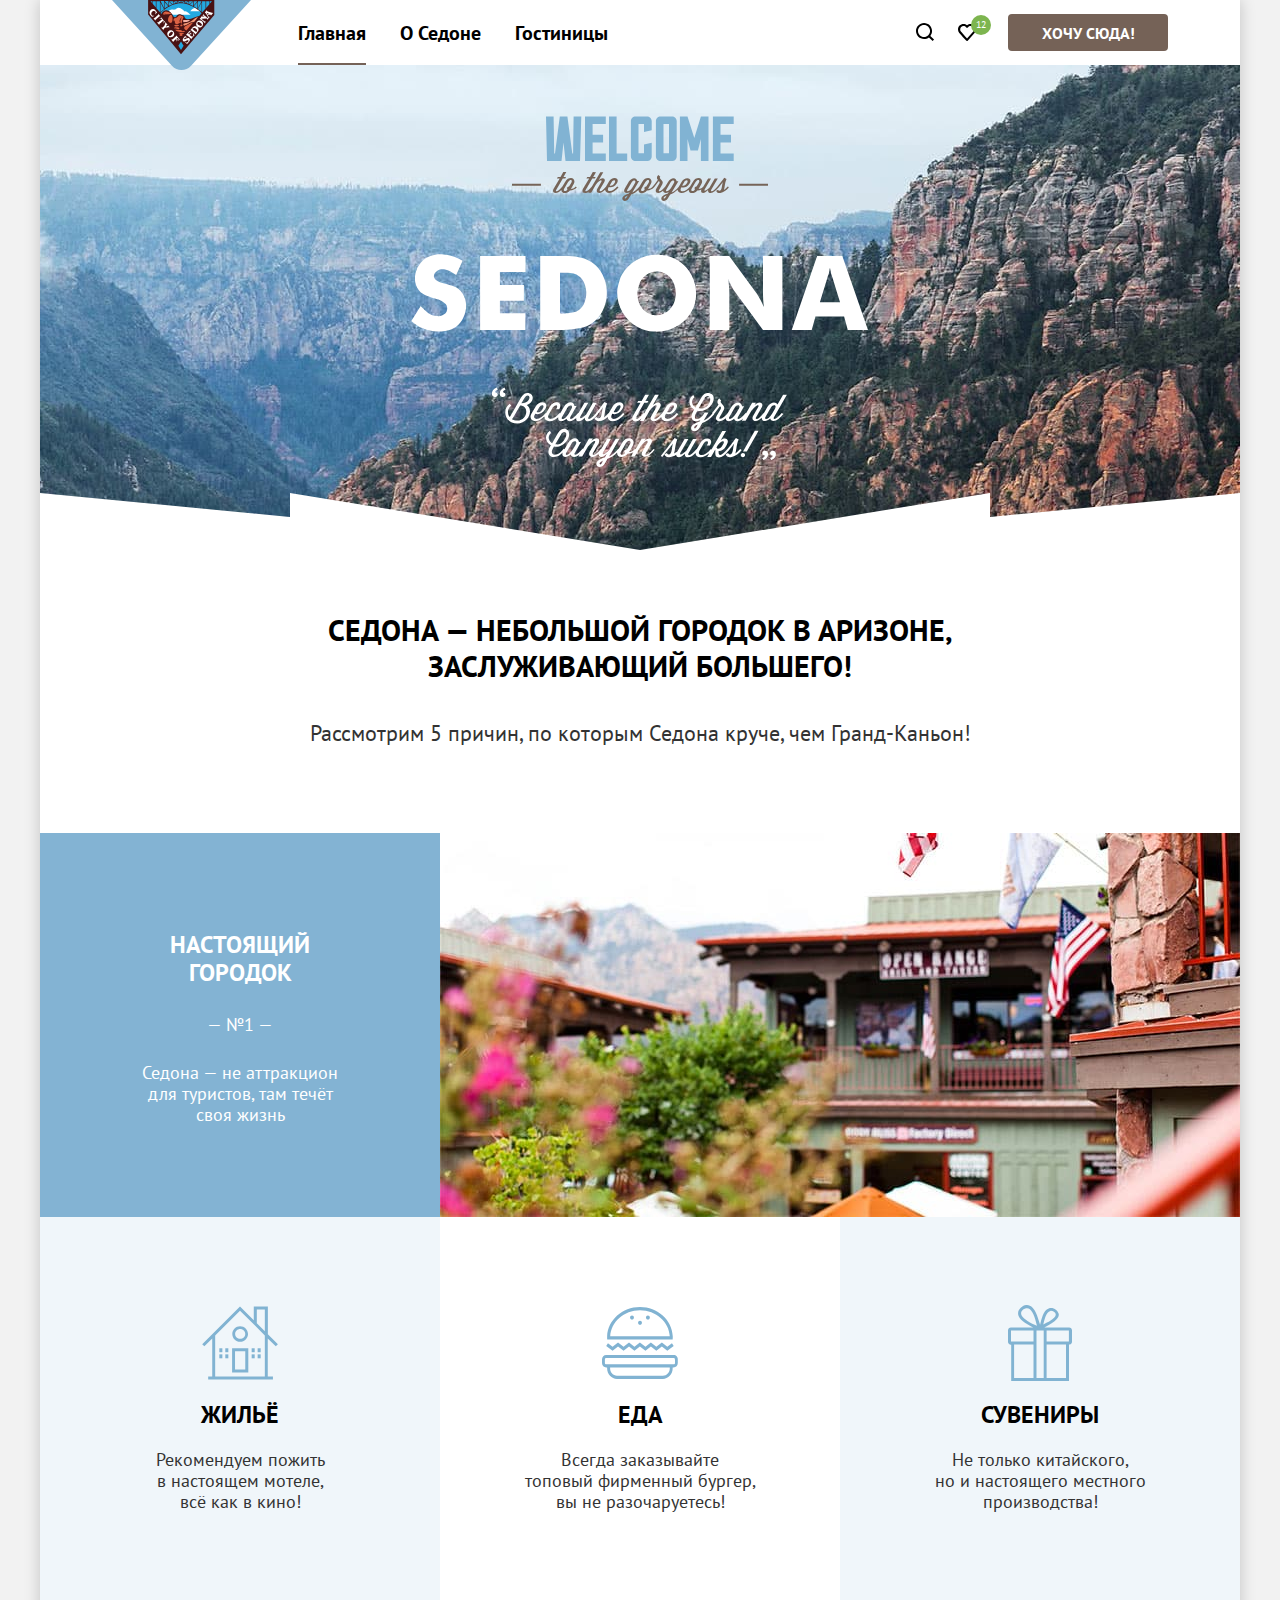
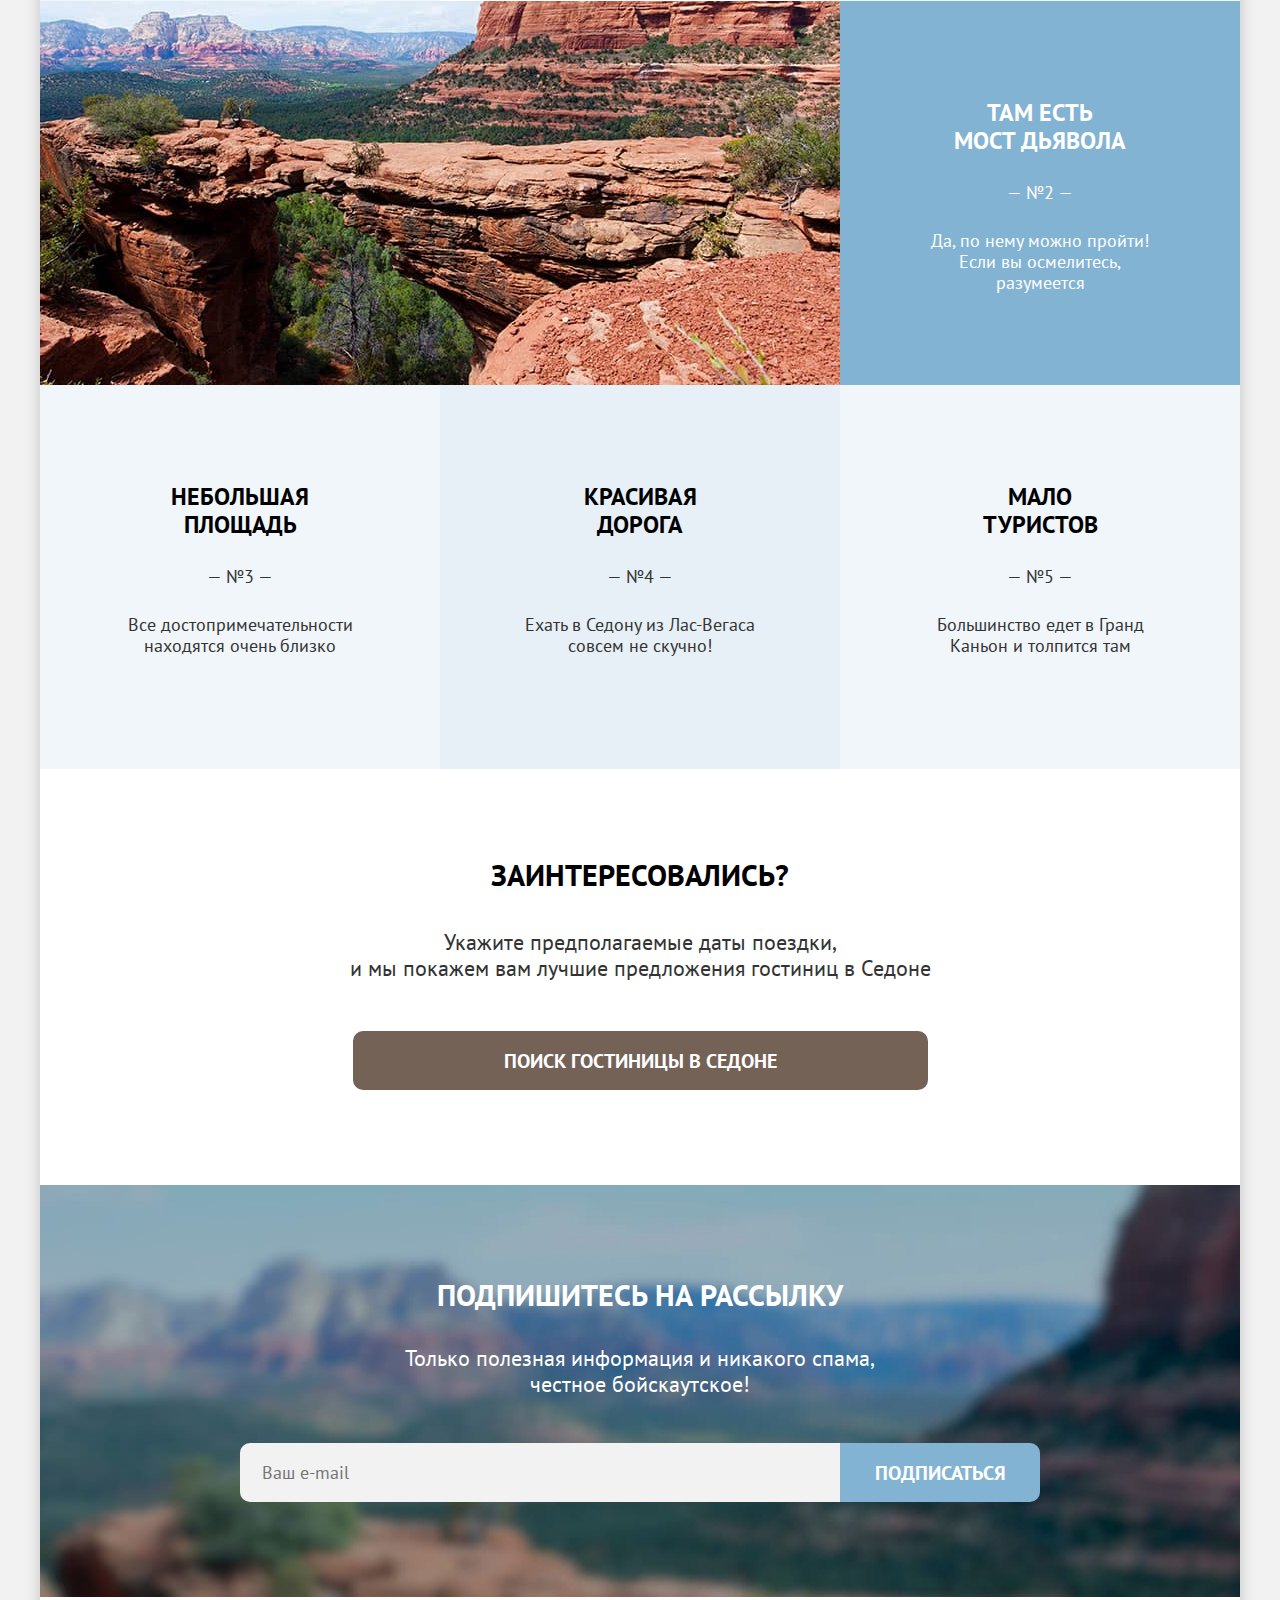
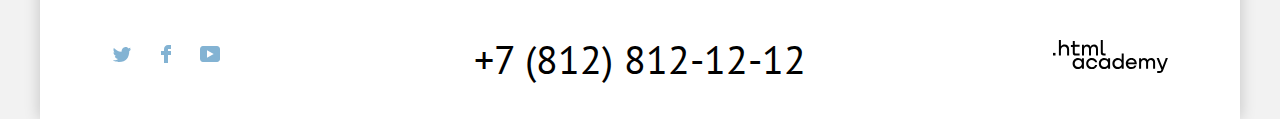
<file: index.html>
<!DOCTYPE html>
<html class="page" lang="ru">

<head>
  <meta charset="utf-8">
  <title>Седона — небольшой городок в Аризоне</title>
  <link rel="stylesheet" href="./css/style.css">
  <link rel="icon" href="favicon.svg">
</head>

<body class="page-body">
  <header class="page-header">
    <nav class="header-nav">
      <a href="" class="logo"><img src="./images/logo.svg" alt="Седона"></a>
      <ul class="site-menu">
        <li class="site-menu-item site-menu-item-active"><a class="site-menu-link">Главная</a></li>
        <li class="site-menu-item"><a class="site-menu-link" href="404.html">О Седоне</a></li>
        <li class="site-menu-item"><a class="site-menu-link" href="catalog.html">Гостиницы</a></li>
      </ul>
      <div class="additional-menu">
        <a class="icon-button" href="#">
          <span class="visually-hidden">Поиск</span>
          <svg width="19" height="19" viewBox="0 0 19 19" aria-hidden="true">
            <path
              d="M18.0511 16.6L14.3406 12.9C15.3434 11.6 16.0454 9.9 16.0454 8C16.0454 3.6 12.4352 0 8.02271 0C3.61022 0 0 3.7 0 8.1C0 12.5 3.61022 16.1 8.02271 16.1C9.82781 16.1 11.5326 15.5 12.9366 14.4L16.6471 18.1L18.0511 16.6ZM8.02271 14.1C4.71334 14.1 2.00568 11.4 2.00568 8.1C2.00568 4.8 4.71334 2.1 8.02271 2.1C11.3321 2.1 14.0397 4.8 14.0397 8.1C14.0397 11.4 11.3321 14.1 8.02271 14.1Z" />
          </svg>
        </a>
        <a class="icon-button" href="#">
          <span class="visually-hidden">Избранное</span>
          <span class="icon-button-counter">12</span>
          <svg width="19" height="17" viewBox="0 0 19 17" aria-hidden="true">
            <path
              d="M8.92526 17C8.62441 17 8.32356 16.9 8.12299 16.6C2.70766 10.5 1.40397 9.1 1.10312 8.7C0.401135 7.8 0 6.6 0 5.4C0 2.4 2.40681 0 5.51561 0C6.8193 0 8.02271 0.5 9.02554 1.3C10.0284 0.5 11.3321 0 12.5355 0C15.544 0 18.0511 2.4 18.0511 5.4C18.0511 6.7 17.5497 7.9 16.7474 8.8L9.72753 16.7C9.52696 16.9 9.3264 17 8.92526 17ZM2.90823 7.5C3.20908 7.9 6.41816 11.5 9.02554 14.4L15.2431 7.4C15.7446 6.9 15.9451 6.2 15.9451 5.4C15.9451 3.6 14.4409 2.1 12.6358 2.1C11.6329 2.1 10.6301 2.6 9.9281 3.4C9.62725 3.7 9.3264 3.8 9.02554 3.8C8.72469 3.8 8.42384 3.6 8.22327 3.4C7.52129 2.6 6.51845 2.1 5.51561 2.1C3.7105 2.1 2.20624 3.6 2.20624 5.4C2.10596 6.3 2.5071 7 2.90823 7.5C2.80795 7.5 2.80795 7.5 2.90823 7.5Z" />
          </svg>
        </a>
        <a href="catalog.html" class="button button-secondary additional-menu-button">Хочу сюда!</a>
      </div>
    </nav>
  </header>
  <main class="page-main">
    <div class="main-promo">
      <h1 class="visually-hidden">Туристический город Седона</h1>
    </div>

    <section class="advantages">
      <h2 class="visually-hidden">Преимущества Седоны</h2>
      <div class="advantages-content">
        <p class="section-title">Седона — небольшой городок в Аризоне, заслуживающий большего!</p>
        <p class="section-description">Рассмотрим 5 причин, по которым Седона круче, чем Гранд-Каньон!</p>
      </div>
      <ol class="advantages-list">
        <li class="advantages-item advantages-item-large">
          <div class="advantages-description">
            <h3 class="advantages-title">Настоящий<br>городок</h3>
            <p class="advantages-text">Седона — не аттракцион<br>для&nbsp;туристов, там течёт<br>своя жизнь</p>
          </div>
          <img class="advantages-img" src="./images/content/real-city.jpg" width="800" height="384"
            alt="Фото города с заведениями">

          <ul class="advantages-list-inner">
            <li class="advantages-inner-item advantages-inner-item-house">
              <h4 class="advantages-title">Жильё</h4>
              <p class="advantages-text">Рекомендуем пожить<br>в&nbsp;настоящем мотеле,<br>всё как в кино!</p>
            </li>
            <li class="advantages-inner-item advantages-inner-item-food">
              <h4 class="advantages-title">Еда</h4>
              <p class="advantages-text">Всегда заказывайте<br>топовый фирменный бургер, вы&nbsp;не&nbsp;разочаруетесь!
              </p>
            </li>
            <li class="advantages-inner-item advantages-inner-item-present">
              <h4 class="advantages-title">Сувениры</h4>
              <p class="advantages-text">Не только китайского, но&nbsp;и&nbsp;настоящего местного производства!</p>
            </li>
          </ul>
        </li>
        <li class="advantages-item advantages-item-large">
          <div class="advantages-description">
            <h3 class="advantages-title">Там есть<br>мост дьявола</h3>
            <p class="advantages-text">Да, по нему можно пройти!<br>Если вы осмелитесь,<br>разумеется</p>
          </div>
          <img class="advantages-img" src="./images/content/devil-bridge.jpg" width="800" height="384"
            alt="Фото моста дьявола: природного каменного моста между скалами">
        </li>
        <li class="advantages-item">
          <div class="advantages-description">
            <h3 class="advantages-title">Небольшая<br>площадь</h3>
            <p class="advantages-text">Все достопримечательности находятся очень близко</p>
          </div>
        </li>
        <li class="advantages-item">
          <div class="advantages-description">
            <h3 class="advantages-title">Красивая<br>дорога</h3>
            <p class="advantages-text">Ехать в Седону из Лас-Вегаса совсем не скучно!</p>
          </div>
        </li>
        <li class="advantages-item">
          <div class="advantages-description">
            <h3 class="advantages-title">Мало<br>туристов</h3>
            <p class="advantages-text">Большинство едет в Гранд<br>Каньон и толпится там</p>
          </div>
        </li>
      </ol>
    </section>

    <section class="search">
      <h2 class="visually-hidden">Поиск гостиниц</h2>
      <p class="section-title">Заинтересовались?</p>
      <p class="section-description">Укажите предполагаемые даты поездки,<br>и мы покажем вам лучшие предложения
        гостиниц в
        Седоне</p>
      <a href="catalog.html" class="search-button button button-secondary button-large">Поиск гостиницы в Седоне</a>
    </section>
    <section class="subscribe subscribe-primary">
      <h2 class="section-title">Подпишитесь на рассылку</h2>
      <p class="section-description">Только полезная информация и никакого спама,<br>честное бойскаутское!</p>
      <form class="subscribe-form" action="https://echo.htmlacademy.ru/" method="post">
        <label class="subscribe-field field">
          <span class="visually-hidden">Ваш e-mail</span>
          <input class="field-input" type="email" name="email" placeholder="Ваш e-mail">
        </label>
        <button class="subscribe-button button button-large" type="submit">Подписаться</button>
      </form>
    </section>
  </main>

  <footer class="page-footer">
    <ul class="footer-social social">
      <li class="social-item">
        <a class="social-link" href="https://twitter.com/htmlacademy_ru">
          <span class="visually-hidden">Twitter</span>
          <svg width="18" height="15" viewBox="0 0 18 15" aria-hidden="true">
            <path
              d="M11.6 0.200056C13.4 -0.299944 14.8 0.500056 15.4 1.40006C16.1 1.20006 16.8 0.900056 17.5 0.700056C17.5 1.60006 16.9 2.20006 16.6 2.50006C17.3 2.60006 18 1.90006 18 1.90006C17.8 2.90006 16.9 3.70006 16.3 3.90006C16.1 10.7001 13 15.1001 5.7 15.0001C5.1 15.0001 5.8 15.0001 5.2 15.0001C4.8 15.0001 0.8 14.5001 0 13.1001C2.4 13.3001 4.1 12.7001 5 11.9001C4 11.6001 2.1 11.5001 1.8 9.00006C2.2 9.10006 2.4 9.20006 3.1 9.10006C1.8 8.30006 0.4 7.50006 0.5 5.30006C0.8 5.60006 1.6 5.80006 1.9 5.80006C1.1 5.60006 -0.2 2.50006 0.9 0.900056C2.8 2.80006 4.9 4.50006 8.5 4.70006C8.7 2.30006 9.7 0.800056 11.6 0.200056Z" />
          </svg>
        </a>
      </li>
      <li class="social-item">
        <a class="social-link" href="https://www.facebook.com/htmlacademy">
          <span class="visually-hidden">Facebook</span>
          <svg width="10" height="18" viewBox="0 0 10 18" aria-hidden="true">
            <path d="M7 0C4.8 0 3 1.8 3 4V6H0V10H3V18H7V10H10V6H7V4H10V0H7Z" />
          </svg>
        </a>
      </li>
      <li class="social-item">
        <a class="social-link" href="https://www.youtube.com/c/HTMLAcademyRUS">
          <span class="visually-hidden">YouTube</span>
          <svg width="20" height="16" viewBox="0 0 20 16" aria-hidden="true">
            <path
              d="M17 0H2.9C1.2 0 0 1.5 0 3.2V12.7C0 14.5 1.2 16 2.9 16H17.2C18.7 16 20.1 14.5 20.1 12.8V3.2C19.9 1.5 18.7 0 17 0ZM7 11.8V4.2L13.7 8L7 11.8Z" />
          </svg>
        </a>
      </li>
    </ul>
    <a class="footer-phone" href="tel:+78128121212">+7 (812) 812-12-12</a>
    <a class="footer-developer" href="https://htmlacademy.ru/">
      <svg width="115" height="33" viewBox="0 0 115 33" aria-hidden="true">
        <path d="M0 12.9V15.5H2.5V12.9H0Z" />
        <path
          d="M11.6 4.5C10 4.5 8.8 5.2 8 6.2H7.9V0H5.9V15.5H7.9V10.2C7.9 8.1 9.2 6.6 11.2 6.6C13 6.6 14.1 8 14.1 9.8V15.5H16.1V9.4C16.2 6.4 14.3 4.5 11.6 4.5Z" />
        <path
          d="M26.6 4.8H21.8V1.1H19.8V4.9H17.9V6.9H19.8V12.9C19.8 14.6 20.8 15.6 22.5 15.6H26.6V13.6H22.9C22.2 13.6 21.8 13.2 21.8 12.5V6.8H26.6V4.8Z" />
        <path
          d="M41.1 4.6C39.5 4.6 38.2 5.4 37.6 6.7H37.5C36.9 5.5 35.7 4.6 34.1 4.6C32.7 4.6 31.6 5.4 31 6.4H30.9V4.8H29V15.4H31V10C31 8 32 6.5 33.6 6.5C35.1 6.5 36 7.5 36 9.1V15.4H38V9.8C38 7.4 39.4 6.5 40.6 6.5C42.1 6.5 43 7.5 43 9.1V15.4H45V8.9C45.1 6.4 43.6 4.6 41.1 4.6Z" />
        <path d="M47.8 12.7C47.8 14.4 48.8 15.4 50.6 15.4H52.6V13.4H50.9C50.2 13.4 49.8 13 49.8 12.3V0H47.8V12.7Z" />
        <path
          d="M28.9 19.7C28 18.6 26.7 17.9 25 17.9C21.9 17.9 19.6 20.2 19.6 23.5C19.6 26.8 21.9 29.1 25 29.1C26.8 29.1 28 28.3 28.8 27.2H28.9V28.8H30.9V18.2H28.9V19.7ZM25.3 27.1C23.1 27.1 21.7 25.5 21.7 23.5C21.7 21.5 23.1 19.9 25.3 19.9C27.5 19.9 28.9 21.5 28.9 23.5C28.9 25.4 27.5 27.1 25.3 27.1Z" />
        <path
          d="M44.2 22C43.7 19.6 41.6 17.9 38.8 17.9C35.4 17.9 33.2 20.4 33.2 23.5C33.2 26.6 35.4 29.1 38.8 29.1C41.6 29.1 43.7 27.3 44.2 24.9H42.1C41.7 26.2 40.4 27.2 38.8 27.2C36.6 27.2 35.2 25.6 35.2 23.6C35.2 21.6 36.6 20 38.8 20C40.4 20 41.6 21 42.1 22.2H44.2V22Z" />
        <path
          d="M55.1 19.7C54.2 18.6 52.9 17.9 51.2 17.9C48.1 17.9 45.8 20.2 45.8 23.5C45.8 26.8 48.1 29.1 51.2 29.1C53 29.1 54.2 28.3 55 27.2H55.1V28.8H57.1V18.2H55.1V19.7ZM51.5 27.1C49.3 27.1 47.9 25.5 47.9 23.5C47.9 21.5 49.3 19.9 51.5 19.9C53.7 19.9 55.1 21.5 55.1 23.5C55.1 25.4 53.6 27.1 51.5 27.1Z" />
        <path
          d="M68.7 19.8C67.8 18.7 66.5 17.9 64.8 17.9C61.7 17.9 59.4 20.2 59.4 23.5C59.4 26.8 61.6 29.1 64.8 29.1C66.5 29.1 67.8 28.3 68.6 27.3H68.7V28.8H70.7V13.4H68.7V19.8ZM65.1 27.1C62.9 27.1 61.5 25.5 61.5 23.5C61.5 21.5 62.9 19.9 65.1 19.9C67.3 19.9 68.7 21.5 68.7 23.5C68.6 25.5 67.2 27.1 65.1 27.1Z" />
        <path
          d="M78.3 17.9C75 17.9 72.8 20.4 72.8 23.5C72.8 26.5 74.9 29.1 78.3 29.1C80.8 29.1 82.8 27.8 83.5 25.5H81.4C80.9 26.5 79.8 27.1 78.4 27.1C76.5 27.1 75.1 25.8 75 24.2H83.8C84 20.6 81.8 17.9 78.3 17.9ZM78.3 19.8C80 19.8 81.3 20.8 81.6 22.4H75.1C75.4 20.9 76.6 19.8 78.3 19.8Z" />
        <path
          d="M98.2 17.9C96.6 17.9 95.3 18.7 94.6 19.9H94.5C93.9 18.7 92.7 17.9 91.1 17.9C89.7 17.9 88.6 18.6 88 19.7V18.2H86.1V28.8H88.1V23.4C88.1 21.4 89.1 20 90.7 19.9C92.2 19.9 93.1 20.9 93.1 22.5V28.8H95.1V23.2C95.1 20.8 96.5 19.9 97.7 19.9C99.2 19.9 100.1 20.9 100.1 22.5V28.8H102.1V22.3C102.2 19.7 100.7 17.9 98.2 17.9Z" />
        <path
          d="M109.4 27L105.8 18.1H103.6L108.4 29.7C108.1 30.6 107.7 30.9 106.7 30.9H104.2V32.9H106.7C108.5 32.9 109.5 32.1 110.2 30.3L114.9 18.1H112.8L109.4 27Z" />
      </svg>
    </a>
  </footer>
  <section class="modal">
    <div class="modal-container">
      <h2 class="modal-title section-title">Поиск гостиницы в Седоне</h2>
      <button class="modal-close" type="button">
        <span class="visually-hidden">Закрыть окно</span>
      </button>
      <form class="modal-content search-form" action="https://echo.htmlacademy.ru/" method="post">
        <div class="search-form-date field field-search">
          <label class="field-title" for="date-in">Дата заезда:</label>
          <input class="field-input" type="text" name="date-in" id="date-in" placeholder="Укажите дату"
            value="27 апреля 2020">
          <span class="field-message field-message-error">Мы не можем отправить вас в прошлое.</span>
        </div>

        <div class="search-form-date field field-search">
          <label class="field-title" for="date-out">Дата заезда:</label>
          <input class="field-input" type="text" name="date-out" id="date-out" placeholder="Укажите дату"
            value="1 сентября 2021">
          <span class="field-message">На эти даты есть свободные номера. Пока есть.</span>
        </div>

        <div class="search-form-amount field field-search">
          <label class="field-title" for="adults">Взрослые:</label>

          <div class="field-number number">
            <button class="number-button number-button-minus" type="button">
              <span class="visually-hidden">Уменьшить количество</span>
            </button>

            <input class="number-input field-input" type="number" name="adults-amount" id="adults" placeholder="0"
              value="2" min="1" step="1">

            <button class="number-button number-button-plus" type="button">
              <span class="visually-hidden">Увеличить количество</span>
            </button>
          </div>
        </div>

        <div class="search-form-amount field field-search">
          <span class="field-title field-title-info">
            <label for="children">Дети:</label>
            <span class="field-info" id="children-info">
              <span class="field-info-text">
                Укажите количество детей, которые будут с вами, возраст которых от 6 до 18 лет. Дети до 6 лет
                размещаются бесплатно.
              </span>
            </span>
          </span>

          <div class="field-number number">
            <button class="number-button number-button-minus" type="button">
              <span class="visually-hidden">Уменьшить количество</span>
            </button>

            <input class="number-input field-input" type="number" name="children-amount" id="children"
              aria-describedby="children-info" placeholder="0" value="1" min="0" step="1">

            <button class="number-button number-button-plus" type="button">
              <span class="visually-hidden">Увеличить количество</span>
            </button>
          </div>
        </div>
        <button class="search-form-button button button-large" type="submit">Найти</button>
      </form>
    </div>
  </section>
</body>
</html>
</file>
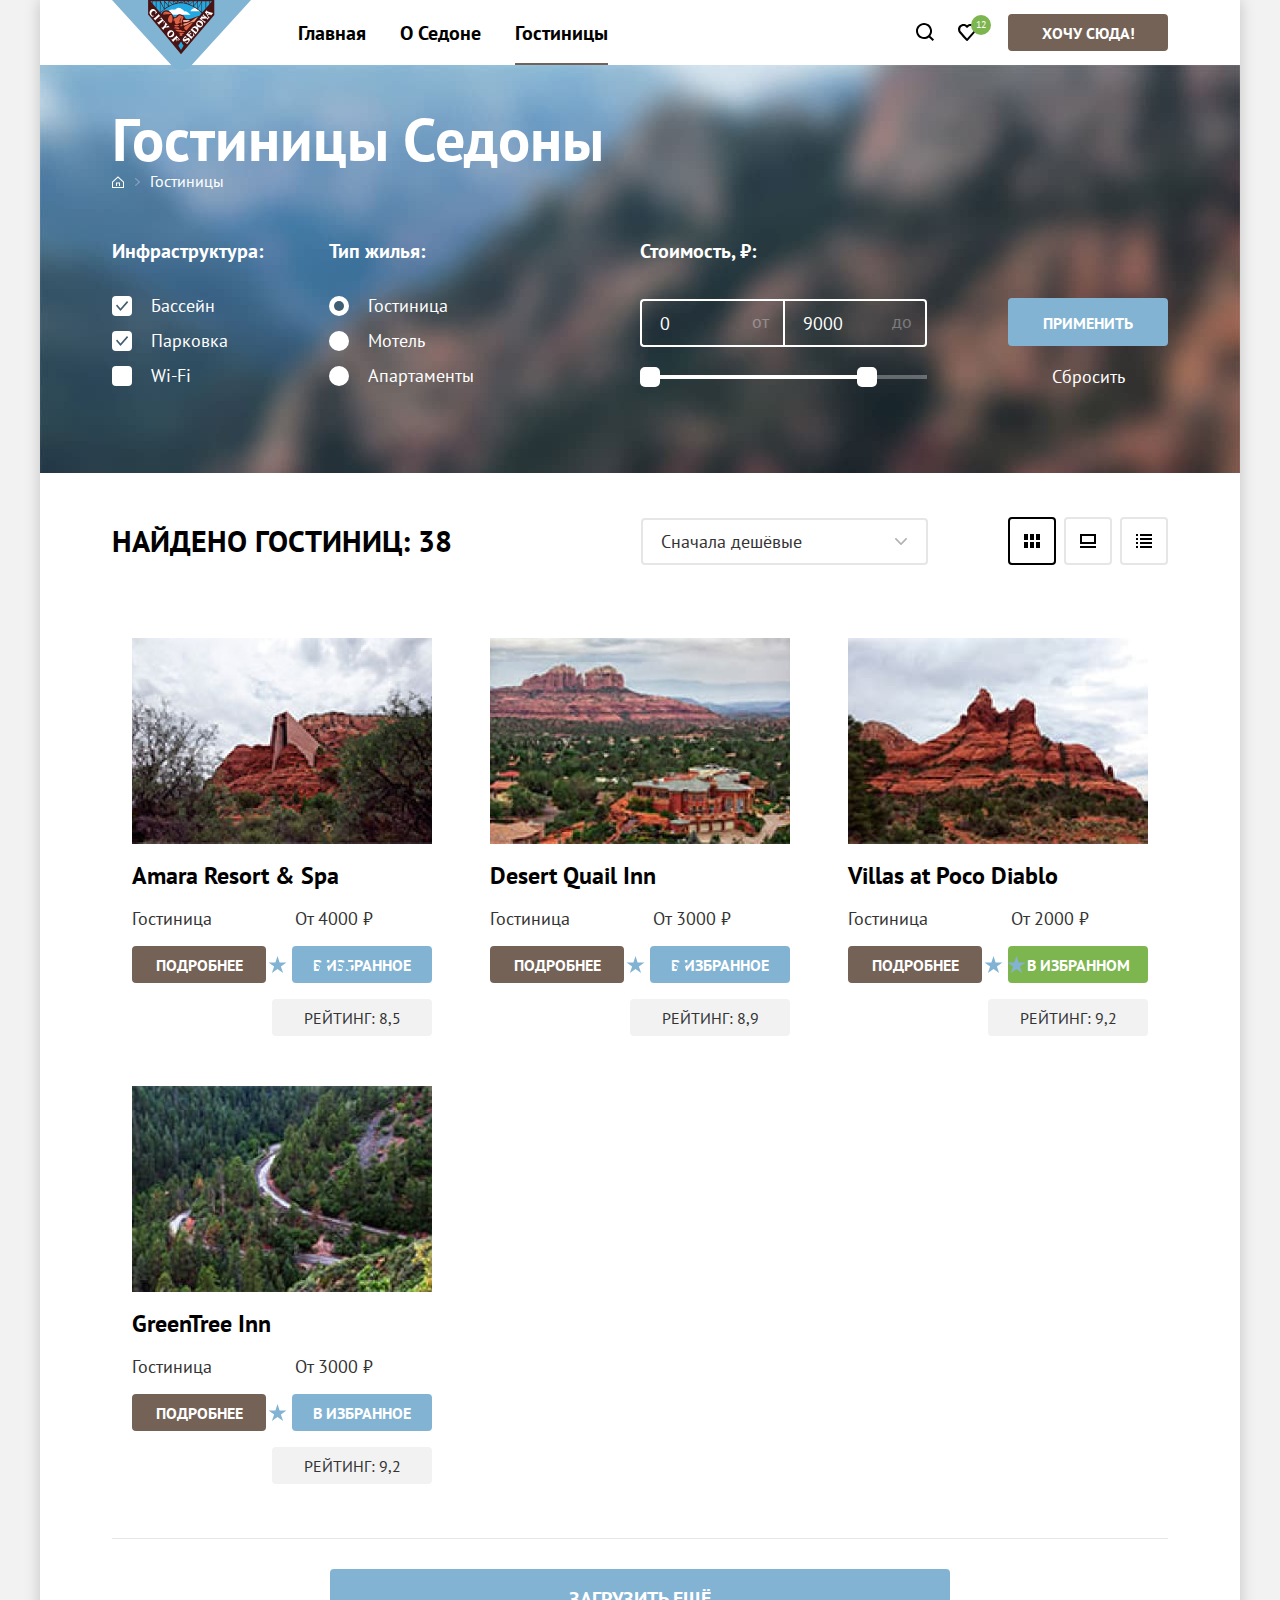
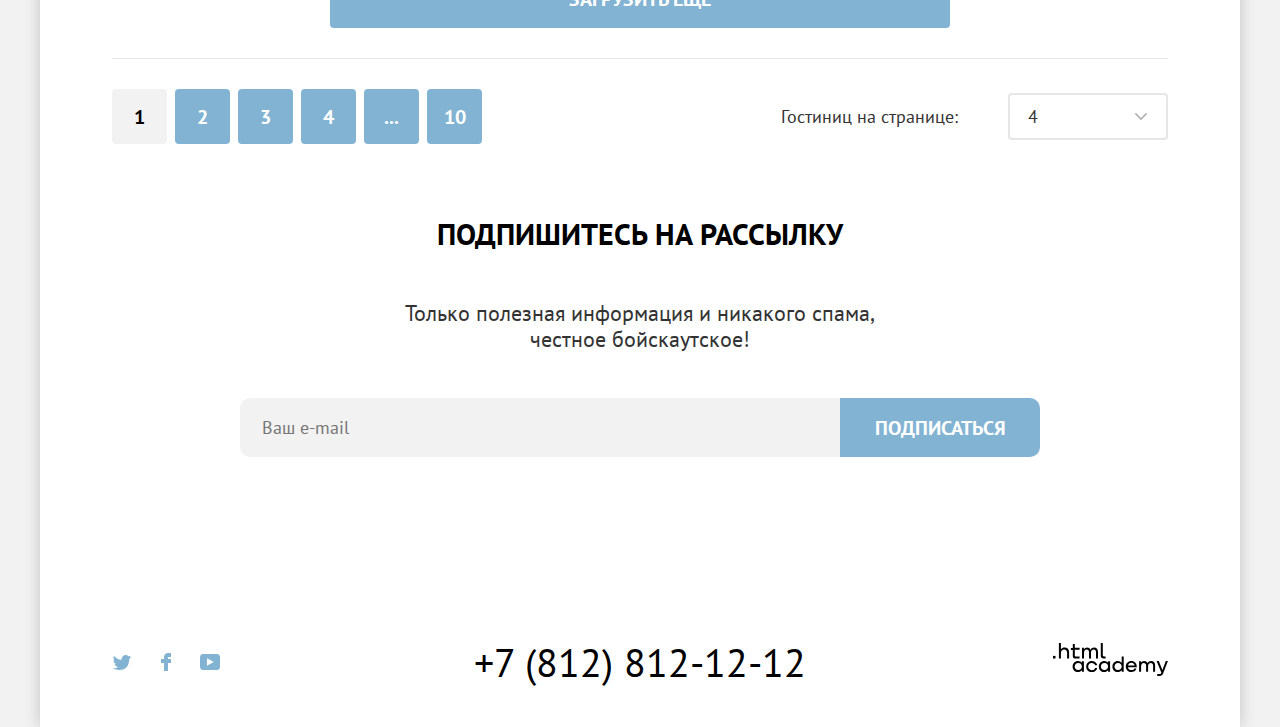
<file: catalog.html>
<!DOCTYPE html>
<html class="page" lang="ru">

<head>
  <meta charset="utf-8">
  <title>Гостиницы Седоны</title>
  <link rel="stylesheet" href="./css/style.css">
</head>

<body class="page-body">
  <header class="page-header">
    <nav class="header-nav">
      <a href="index.html" class="logo"><img src="./images/logo.svg" alt="Седона"></a>
      <ul class="site-menu">
        <li class="site-menu-item"><a class="site-menu-link" href="index.html">Главная</a></li>
        <li class="site-menu-item"><a class="site-menu-link" href="404.html">О Седоне</a></li>
        <li class="site-menu-item site-menu-item-active"><a class="site-menu-link">Гостиницы</a></li>
      </ul>
      <div class="additional-menu">
        <a class="icon-button" href="#">
          <span class="visually-hidden">Поиск</span>
          <svg width="19" height="19" viewBox="0 0 19 19" aria-hidden="true">
            <path
              d="M18.0511 16.6L14.3406 12.9C15.3434 11.6 16.0454 9.9 16.0454 8C16.0454 3.6 12.4352 0 8.02271 0C3.61022 0 0 3.7 0 8.1C0 12.5 3.61022 16.1 8.02271 16.1C9.82781 16.1 11.5326 15.5 12.9366 14.4L16.6471 18.1L18.0511 16.6ZM8.02271 14.1C4.71334 14.1 2.00568 11.4 2.00568 8.1C2.00568 4.8 4.71334 2.1 8.02271 2.1C11.3321 2.1 14.0397 4.8 14.0397 8.1C14.0397 11.4 11.3321 14.1 8.02271 14.1Z" />
          </svg>
        </a>
        <a class="icon-button" href="#">
          <span class="visually-hidden">Избранное</span>
          <span class="icon-button-counter">12</span>
          <svg width="19" height="17" viewBox="0 0 19 17" aria-hidden="true">
            <path
              d="M8.92526 17C8.62441 17 8.32356 16.9 8.12299 16.6C2.70766 10.5 1.40397 9.1 1.10312 8.7C0.401135 7.8 0 6.6 0 5.4C0 2.4 2.40681 0 5.51561 0C6.8193 0 8.02271 0.5 9.02554 1.3C10.0284 0.5 11.3321 0 12.5355 0C15.544 0 18.0511 2.4 18.0511 5.4C18.0511 6.7 17.5497 7.9 16.7474 8.8L9.72753 16.7C9.52696 16.9 9.3264 17 8.92526 17ZM2.90823 7.5C3.20908 7.9 6.41816 11.5 9.02554 14.4L15.2431 7.4C15.7446 6.9 15.9451 6.2 15.9451 5.4C15.9451 3.6 14.4409 2.1 12.6358 2.1C11.6329 2.1 10.6301 2.6 9.9281 3.4C9.62725 3.7 9.3264 3.8 9.02554 3.8C8.72469 3.8 8.42384 3.6 8.22327 3.4C7.52129 2.6 6.51845 2.1 5.51561 2.1C3.7105 2.1 2.20624 3.6 2.20624 5.4C2.10596 6.3 2.5071 7 2.90823 7.5C2.80795 7.5 2.80795 7.5 2.90823 7.5Z" />
          </svg>
        </a>
        <a href="#" class="button button-secondary additional-menu-button">Хочу сюда!</a>
      </div>
    </nav>
  </header>

  <main class="page-main">
    <div class="main-header">
      <h1 class="main-heading">Гостиницы Седоны</h1>
      <ul class="breadcrumbs">
        <li class="breadcrumbs-item">
          <a class="breadcrumbs-link breadcrumbs-link-home" href="index.html">
            <span class="visually-hidden">Главная страница</span>
          </a>
        </li>
        <li class="breadcrumbs-item">
          <a class="breadcrumbs-link">
            Гостиницы
          </a>
        </li>
      </ul>

      <section class="filter">
        <h2 class="visually-hidden">Фильтр списка гостиниц</h2>
        <form class="filter-form" action="https://echo.htmlacademy.ru/" method="get">
          <fieldset class="filter-fieldset">
            <legend class="filter-title">Инфраструктура:</legend>
            <ul class="filter-list">
              <li class="filter-item">
                <label class="control">
                  <input class="control-input" type="checkbox" name="infrastructure" value="pool" checked>
                  <span class="control-lead">Бассейн</span>
                </label>
              </li>
              <li class="filter-item">
                <label class="control">
                  <input class="control-input" type="checkbox" name="infrastructure" value="parcking" checked>
                  <span class="control-lead">Парковка</span>
                </label>
              </li>
              <li class="filter-item">
                <label class="control">
                  <input class="control-input" type="checkbox" name="infrastructure" value="wi-fi">
                  <span class="control-lead">Wi-Fi</span>
                </label>
              </li>
            </ul>
          </fieldset>
          <fieldset class="filter-fieldset">
            <legend class="filter-title">Тип жилья:</legend>
            <ul class="filter-list">
              <li class="filter-item">
                <label class="control">
                  <input class="control-input" type="radio" name="apartment-type" value="hotel" checked>
                  <span class="control-lead">Гостиница</span>
                </label>
              </li>
              <li class="filter-item">
                <label class="control">
                  <input class="control-input" type="radio" name="apartment-type" value="motel">
                  <span class="control-lead">Мотель</span>
                </label>
              </li>
              <li class="filter-item">
                <label class="control">
                  <input class="control-input" type="radio" name="apartment-type" value="apartment">
                  <span class="control-lead">Апартаменты</span>
                </label>
              </li>
            </ul>
          </fieldset>
          <fieldset class="filter-fieldset filter-fieldset-price">
            <legend class="filter-title">Стоимость, ₽:</legend>

            <div class="range">
              <div class="range-fields">
                <label class="range-field">
                  <span class="range-title">от</span>
                  <input class="range-input" type="number" name="price-from" value="0" min="0" max="10000" step="100">
                </label>
                <label class="range-field">
                  <span class="range-title">до</span>
                  <input class="range-input" type="number" name="price-to" value="9000" min="0" max="10000" step="100">
                </label>
              </div>
              <div class="range-slider slider">
                <div class="slider-bar" style="margin-right: 50px;">
                  <button class="slider-thumb" type="button">
                    <span class="visually-hidden">Ручка минимальной цены</span>
                  </button>
                  <button class="slider-thumb" type="button">
                    <span class="visually-hidden">Ручка максимальной цены</span>
                  </button>
                </div>
              </div>
            </div>
          </fieldset>
          <div class="filter-buttons">
            <button class="button filter-submit" type="submit">Применить</button>
            <button class="filter-reset" type="reset">Сбросить</button>
          </div>
        </form>
      </section>
    </div>

    <section class="catalog">
      <div class="catalog-sort">
        <h2 class="visually-hidden">Результаты поиска</h2>
        <p class="section-title catalog-title">Найдено гостиниц: 38</p>

        <h3 class="visually-hidden">Сортировка и отображение</h3>
        <details class="select catalog-select">
          <summary class="select-button">Сначала дешёвые</summary>
          <ul class="select-menu">
            <li class="select-item select-item-active">
              <a class="select-option" href="#">Сначала дешёвые</a>
            </li>
            <li class="select-item">
              <a class="select-option" href="#">Сначала дорогие</a>
            </li>
            <li class="select-item">
              <a class="select-option" href="#">Сначала популярные</a>
            </li>
            <li class="select-item">
              <a class="select-option" href="#">Сначала комфортные</a>
            </li>
          </ul>
        </details>
        <ul class="view">
          <li class="view-item view-item-active">
            <a class="view-link view-link-cards">
              <span class="visually-hidden">Карточками</span>
            </a>
          </li>
          <li class="view-item">
            <a class="view-link view-link-slides" href="#">
              <span class="visually-hidden">Слайдами</span>
            </a>
          </li>
          <li class="view-item">
            <a class="view-link view-link-list" href="#">
              <span class="visually-hidden">Списком</span>
            </a>
          </li>
        </ul>
      </div>

      <h3 class="visually-hidden">Список гостиниц</h3>
      <div class="card-list">
        <article class="card">
          <h4 class="card-title">
            <a class="card-link" href="#">
              Amara Resort & Spa
            </a>
          </h4>
          <img class="card-img" src="./images/content/hotel-1.jpg" alt="Amara Resort & Spa">
          <p class="card-description">
            <span class="card-description-title">Гостиница</span>
            <span class="card-description-defenition">От 4000 ₽</span>
          </p>
          <a class="card-more button button-secondary" href="#">Подробнее</a>
          <a class="card-chosen button" href="#">В избранное</a>
          <p class="star star-four">
            <span class="visually-hidden">4 звезды</span>
          </p>
          <p class="card-rate">Рейтинг: 8,5</p>
        </article>

        <article class="card">
          <h4 class="card-title">
            <a class="card-link" href="#">
              Desert Quail Inn
            </a>
          </h4>
          <img class="card-img" src="./images/content/hotel-2.jpg" alt="Desert Quail Inn">
          <p class="card-description">
            <span class="card-description-title">Гостиница</span>
            <span class="card-description-defenition">От 3000 ₽</span>
          </p>
          <a class="card-more button button-secondary" href="#">Подробнее</a>
          <a class="card-chosen button" href="#">В избранное</a>
          <p class="star star-three">
            <span class="visually-hidden">3 звезды</span>
          </p>
          <p class="card-rate">Рейтинг: 8,9</p>
        </article>

        <article class="card">
          <h4 class="card-title">
            <a class="card-link" href="#">
              Villas at Poco Diablo
            </a>
          </h4>
          <img class="card-img" src="./images/content/hotel-3.jpg" alt="Villas at Poco Diablo">
          <p class="card-description">
            <span class="card-description-title">Гостиница</span>
            <span class="card-description-defenition">От 2000 ₽</span>
          </p>
          <a class="card-more button button-secondary" href="#">Подробнее</a>
          <a class="card-chosen button button-success" href="#">В избранном</a>
          <p class="star star-two">
            <span class="visually-hidden">2 звезды</span>
          </p>
          <p class="card-rate">Рейтинг: 9,2</p>
        </article>

        <article class="card">
          <h4 class="card-title">
            <a class="card-link" href="#">
              GreenTree Inn
            </a>
          </h4>
          <img class="card-img" src="./images/content/hotel-4.jpg" alt="GreenTree Inn">
          <p class="card-description">
            <span class="card-description-title">Гостиница</span>
            <span class="card-description-defenition">От 3000 ₽</span>
          </p>
          <a class="card-more button button-secondary" href="#">Подробнее</a>
          <a class="card-chosen button" href="#">В избранное</a>
          <p class="star star-two">
            <span class="visually-hidden">2 звезды</span>
          </p>
          <p class="card-rate">Рейтинг: 9,2</p>
        </article>
      </div>

      <div class="pagination">
        <button class="pagination-button button button-large">Загрузить ещё</button>
        <div class="pagination-nav">
          <h3 class="visually-hidden">Список страниц</h3>
          <ul class="pagination-list">
            <li class="pagination-item pagination-item-active">
              <a class="pagination-link">1</a>
            </li>
            <li class="pagination-item">
              <a class="pagination-link" href="#">2</a>
            </li>
            <li class="pagination-item">
              <a class="pagination-link" href="#">3</a>
            </li>
            <li class="pagination-item">
              <a class="pagination-link" href="#">4</a>
            </li>
            <li class="pagination-item">
              <a class="pagination-link" href="#">...</a>
            </li>
            <li class="pagination-item">
              <a class="pagination-link" href="#">10</a>
            </li>
          </ul>
          <div class="pagination-select">
            <p class="select-label">Гостиниц на странице:</p>
            <details class="select">
              <summary class="select-button">4</summary>
              <ul class="select-menu">
                <li class="select-item select-item-action">
                  <a class="select-option" href="#">5</a>
                </li>
                <li class="select-item">
                  <a class="select-option" href="#">6</a>
                </li>
                <li class="select-item">
                  <a class="select-option" href="#">9</a>
                </li>
                <li class="select-item">
                  <a class="select-option" href="#">12</a>
                </li>
              </ul>
            </details>
          </div>
        </div>
      </div>
    </section>

    <section class="subscribe">
      <h2 class="section-title">Подпишитесь на рассылку</h2>
      <p class="section-description">Только полезная информация и никакого спама,<br>честное бойскаутское!</p>
      <form class="subscribe-form" action="https://echo.htmlacademy.ru/" method="post">
        <label class="subscribe-field field">
          <span class="visually-hidden">Ваш e-mail</span>
          <input class="field-input" type="email" name="email" placeholder="Ваш e-mail">
        </label>
        <button class="subscribe-button button button-large" type="submit">Подписаться</button>
      </form>
    </section>

  </main>
  <footer class="page-footer">
    <ul class="page-footer-social social">
      <li class="social-item">
        <a class="social-link" href="https://twitter.com/htmlacademy_ru">
          <img src="./images/social/Twitter.svg" alt="Twitter HTMLAcademy">
          <span class="visually-hidden">Twitter</span>
        </a>
      </li>
      <li class="social-item">
        <a class="social-link" href="https://www.facebook.com/htmlacademy">
          <img src="./images/social/Facebook.svg" alt="Facebook HTMLAcademy">
          <span class="visually-hidden">Facebook</span>
        </a>
      </li>
      <li class="social-item">
        <a class="social-link" href="https://www.youtube.com/c/HTMLAcademyRUS">
          <img src="./images/social/YouTube.svg" alt="YouTube HTMLAcademy">
          <span class="visually-hidden">YouTube</span>
        </a>
      </li>
    </ul>
    <a class="footer-phone" href="tel:+78128121212">+7 (812) 812-12-12</a>
    <a class="footer-developer" href="https://htmlacademy.ru/">
      <img src="./images/html-academy.svg" width="115" height="34" alt="Разработано HTML Academy">
    </a>
  </footer>
</body>

</html>
</file>
<file: css/style.css>
@font-face {
  font-family: "PT Sans";
  font-weight: 400;
  font-style: normal;
  font-display: swap;
  src: url("../fonts/ptsans-400.woff2") format("woff2");
}

@font-face {
  font-family: "PT Sans";
  font-weight: 700;
  font-style: normal;
  font-display: swap;
  src: url("../fonts/ptsans-700.woff2") format("woff2");
}

/* Common */

*,
*::before,
*::after {
  box-sizing: border-box;
}

img {
  max-width: 100%;
  height: auto;
}

.visually-hidden {
  position: absolute;

  width: 1px;
  height: 1px;
  margin: -1px;
  padding: 0;
  border: 0;
  clip: rect(0 0 0 0);
  overflow: hidden;
}

.page {
  height: 100%;

  color: #333333;
  background-color: #f2f2f2;

  font-family: "PT Sans", sans-serif;
  font-size: 18px;
}

.page-body {
  display: flex;
  flex-direction: column;
  width: 1200px;
  min-height: 100%;
  margin: 0 auto;

  background-color: #ffffff;
  box-shadow: 0 0 15px rgba(0, 0, 0, 0.2);
}

.page-main {
  flex-grow: 1;
}

/* Header */

.header-nav {
  display: grid;
  grid-template-columns: max-content 1fr max-content;
  gap: 30px;
  min-height: 65px;
  padding: 0 72px;
}

.logo {
  position: relative;
  z-index: 1;
  margin-bottom: -10px;
}

.logo-img {
  display: block;
}

.site-menu {
  flex-grow: 1;
  display: flex;
  flex-wrap: wrap;
  margin: 0;
  padding: 0;

  font-size: 20px;
  line-height: 26px;
  font-weight: 700;

  list-style: none;
}

.site-menu-item {
  display: flex;
  align-items: center;
}

.site-menu-item-active {
  position: relative;
}

.site-menu-item-active::after {
  content: "";
  position: absolute;
  right: 17px;
  left: 17px;
  bottom: 0;

  height: 2px;

  background-color: #756257;
}

.site-menu-link {
  display: block;
  padding: 17px;

  color: #000000;

  text-decoration: none;
}

.site-menu-link[href]:hover {
  color: #756257;
}

.site-menu-link[href]:active {
  color: #756257;
  opacity: 0.3;
}

.additional-menu {
  display: flex;
  flex-wrap: wrap;
  align-items: center;
  justify-content: flex-end;
  max-width: 322px;
}

.additional-menu-button {
  min-width: 160px;
  margin-left: 20px;
}

/* Footer */

.page-footer {
  display: grid;
  grid-template-columns: 1fr max-content 1fr;
  align-items: center;
  gap: 30px;
  padding: 27px 62px 25px;
}

.footer-social {
  align-self: start;
  margin-top: 8px;
}

.footer-phone {
  padding: 15px;
  color: #000000;
  border-radius: 10px;

  font-size: 40px;
  line-height: 40px;
  text-decoration: none;
}

.footer-phone:hover {
  color: #756257;
}

.footer-phone:active {
  opacity: 0.3;
}

.footer-phone:focus:not(:active) {
  outline: 3px solid #83b3d3;
  outline-offset: -3px;
}

.footer-developer {
  display: block;
  margin-right: -12px;
  padding: 16px 22px;
  justify-self: end;

  border-radius: 10px;
}

.footer-developer:hover {
  fill: #756257;
}

.footer-developer:active {
  fill: #756257;
  opacity: 0.3;
}

.footer-developer:focus:not(:active) {
  fill: #756257;
  outline: 3px solid #68a2ca;
  outline-offset: -3px;
}

.footer-developer-image {
  display: block;
}

/* Main */

.main-promo {
  min-height: 485px;

  background-color: #83b3d3;
  background-repeat: no-repeat;
  background-position:
    50% calc(50% - 16px),
    50% 100%,
    50% 50%;
  background-size:
    auto auto,
    100% auto,
    cover;
  background-image:
    url("../images/welcome.svg"),
    url("../images/background/divider.svg"),
    url("../images/background/promo.jpg");
}

.main-header {
  padding: 35px 72px 82px;

  color: #ffffff;
  background-color: #83b3d3;
  background-image: url("../images/background/main-header.jpg");
  background-size: cover;
}

.main-heading {
  margin: 0;

  font-size: 60px;
  line-height: 78px;
}

/* Section */

.section-title {
  margin: 0;
  margin-bottom: 36px;

  color: #000000;

  font-size: 30px;
  font-weight: 700;
  line-height: 36px;
  text-transform: uppercase;
}

.section-description {
  margin: 0;

  font-size: 22px;
  line-height: 26px;
}

/* Button */

.button {
  display: inline-block;
  padding: 7px 15px 6px;

  color: #ffffff;
  background-color: #83b3d3;
  border: none;
  border-radius: 4px;

  font-family: inherit;
  font-size: 16px;
  font-weight: 700;
  text-align: center;
  text-transform: uppercase;
  text-decoration: none;
  line-height: 24px;
}

.button:hover {
  background-color: #68a2ca;
}

.button:active {
  color: rgba(255, 255, 255, 0.3);
  background-color: #68a2ca;
}

.button:focus:not(:active) {
  background-color: #68a2ca;
  outline: 3px solid #615048;
  outline-offset: 0;
}

.button-secondary {
  background-color: #756257;
}

.button-secondary:hover {
  background-color: #615048;
}

.button-secondary:active {
  background-color: #615048;
}

.button-secondary:focus:not(:active) {
  background-color: #615048;
  outline: 3px solid #83b3d3;
}

.button-success {
  background-color: #7db54f;
}

.button-success:hover {
  background-color: #6c9e42;
}

.button-success:active {
  background-color: #6c9e42;
}

.button-success:focus:not(:active) {
  background-color: #6c9e42;
}

.button-large {
  padding: 18px 16px 17px;

  border-radius: 10px;

  font-size: 20px;
}

/* Icon button */

.icon-button {
  position: relative;

  display: grid;
  place-content: center;
  width: 42px;
  height: 42px;

  fill: #000000;
  background-repeat: no-repeat;
  background-position: 50% 50%;
}

.icon-button:hover {
  fill: #756257;
}

.icon-button:active {
  fill: rgba(117, 98, 87, 0.3);
}

.icon-button-counter {
  position: absolute;
  top: 3px;
  right: -3px;

  min-width: 20px;
  height: 20px;
  padding: 0 4px;

  color: #ffffff;
  background-color: #7db54f;
  border-radius: 50%;

  line-height: 20px;
  font-size: 10px;
  text-align: center;
}

.icon-button[href]:active .icon-button-counter {
  color: rgba(255, 255, 255, 0.3);
}

/* Forms */

.field {
  display: flex;
}

.field-title-info {
  display: flex;
  justify-content: flex-end;
  margin-left: 20px;
}

.field-input {
  width: 100%;
  padding: 8px 20px;

  background-color: #f2f2f2;
  border: 2px solid transparent;
  border-radius: 4px;

  font-family: inherit;
  font-size: 18px;
}

.field-input:hover {
  background-color: #e6e6e6;
}

.field-input:focus {
  background-color: #e6e6e6;
  outline: 3px solid #83b3d3;
}

.field-input-error {
  border-color: #ff5757;
}

.field-search {
  display: grid;
  grid-template-columns: 140px 1fr;
  grid-template-rows: 50px;
  column-gap: 15px;
  row-gap: 4px;
}

.field-search .field-title {
  align-self: center;

  font-weight: 700;
}

.field-search .field-input {
  font-weight: 700;
}

.field-message {
  grid-column: 2 / -1;

  font-size: 16px;
}

.field-message-error {
  color: #ff5757;
}

.field-info {
  position: relative;

  width: 25px;
  height: 25px;
  margin-right: 5px;
  margin-left: 10px;

  background-color: #83b3d3;
  background-repeat: no-repeat;
  background-position: 50% 50%;
  background-image: url("../images/icons/info.svg");
  border-radius: 50%;
}

.field-info-text {
  position: absolute;
  top: calc(100% + 15px);
  left: calc(50% - 128px);
  z-index: 1;

  display: none;
  width: 256px;
  padding: 15px 20px 23px;

  color: #ffffff;
  background-color: #333333;
  border-radius: 10px;

  font-size: 16px;
  font-weight: 400;
}

.field-info-text::before {
  content: "";
  position: absolute;
  top: -9px;
  left: calc(50% - 10px);

  width: 19px;
  height: 9px;

  background-image: url("../images/icons/triangle.svg");
}

.field-info-text::after {
  content: "";
  position: absolute;
  top: -25px;
  right: 0;
  left: 0;

  height: 25px;
}

.field-info:hover .field-info-text {
  display: block;
}

/* Range */

.range {
  margin-top: 35px;
}

.range-fields {
  display: grid;
  grid-template-columns: 1fr 2px 1fr;
}

.range-fields::before {
  content: "";
  position: relative;
  z-index: 1;

  width: 2px;

  background-color: #ffffff;
}

.range-fields:hover::before {
  opacity: 0.6;
}

.range-fields:focus-within::before {
  opacity: 1;
}

.range-field {
  display: grid;
  grid-template-columns: 1fr 44px;
}

.range-field:first-child {
  order: -1;
}

.range-input {
  width: 100%;
  grid-column: 1 / -1;
  grid-row: 1 / 2;
  height: 48px;
  padding: 10px 18px;
  padding-right: 50px;

  color: #ffffff;
  background-color: transparent;
  border: 2px solid #ffffff;
  border-radius: 4px;

  font-family: inherit;
  font-size: 18px;

  appearance: textfield;
}

.range-input::-webkit-inner-spin-button,
.range-input::-webkit-outer-spin-button {
  -webkit-appearance: none;
  margin: 0;
}

.range-field:first-child .range-input {
  border-right: none;
  border-top-right-radius: 0;
  border-bottom-right-radius: 0;
}

.range-field:nth-child(2) .range-input {
  border-left: none;
  border-top-left-radius: 0;
  border-bottom-left-radius: 0;
}

.range-input:hover {
  border-color: rgba(255, 255, 255, 0.6);
}

.range-input:focus {
  outline: 3px solid #83b3d3;
  border-color: #ffffff;
  box-shadow: inset 0 0 0 3px #83b3d3;
}

.range-input:not(:placeholder-shown):focus {
  background-color: #756257;
  border-color: #ffffff;
  box-shadow: none;
  outline: none;
}

.range-title {
  grid-column: -2 / -1;
  grid-row: 1 / 2;
  align-self: center;
  justify-self: center;
  margin-top: -2px;

  opacity: 0.3;

  line-height: 18px;
}

.range-field:nth-child(2) .range-title {
  margin-right: 6px;
}

.range-slider {
  margin-top: 28px;
}

/* Slider */

.slider {
  height: 4px;

  background-color: rgba(255, 255, 255, 0.3);
}

.slider-bar {
  display: flex;
  align-items: center;
  justify-content: space-between;
  height: 100%;

  background-color: #ffffff;
}

.slider-thumb {
  width: 20px;
  height: 20px;

  background-color: #ffffff;
  border: none;
  border-radius: 5px;
}

.slider-thumb:hover {
  box-shadow: 0 4px 10px rgba(0, 0, 0, 0.25);
}

.slider-thumb:focus {
  outline: 3px solid #83b3d3;
}

.slider-thumb:active {
  outline-width: 2px;
  box-shadow: 0 7px 15px rgba(0, 0, 0, 0.4);
}

/* Breadcrumbs */

.breadcrumbs {
  display: flex;
  flex-wrap: wrap;
  margin-top: -10px;
  margin-bottom: 43px;
  margin-left: -8px;
  padding: 0;

  font-size: 16px;
  line-height: 21px;

  list-style: none;
}

.breadcrumbs-item + .breadcrumbs-item {
  position: relative;

  margin-left: 10px;
}

.breadcrumbs-item + .breadcrumbs-item::before {
  content: "";
  position: absolute;
  top: calc(50% - 4px);
  left: -7px;

  width: 5px;
  height: 8px;

  background-image: url("../images/icons/chevron-right.svg");
  opacity: 0.3;
}

.breadcrumbs-link {
  display: flex;
  padding: 3px 8px;

  border-radius: 4px;
}

.breadcrumbs-link[href]:hover {
  opacity: 0.6;
}

.breadcrumbs-link[href]:active {
  opacity: 0.3;
}

.breadcrumbs-link:not(:active):focus {
  outline: 3px solid #83b3d3;
  outline-offset: -3px;
}

.breadcrumbs-link-home {
  width: 28px;
  height: 27px;

  background-repeat: no-repeat;
  background-position: 50% 50%;
  background-image: url("../images/icons/home.svg");
}

/* Card */

.card-list {
  display: grid;
  align-items: start;
  grid-template-columns: repeat(3, 1fr);
  column-gap: 18px;
  row-gap: 10px;
  padding-bottom: 34px;
}

.card {
  position: relative;
  z-index: 0;

  display: grid;
  align-content: start;
  grid-template-columns: 1fr 26px 140px;
  grid-template-rows: 206px;
  grid-template-areas:
    "image image image"
    "title title title"
    "description description description"
    "button-more . button-chosen"
    "stars rate rate";
  row-gap: 16px;
  padding: 20px;
}

.card-link {
  grid-area: title;

  color: #000000;

  text-decoration: none;
}

.card-link:focus {
  outline: none;
}

.card-link::before {
  content: "";
  position: absolute;
  top: 0;
  right: 0;
  bottom: 160px;
  left: 0;
  z-index: 1;
}

.card-title {
  margin: 0;

  font-size: 24px;
  line-height: 31px;
}

.card-img {
  order: -1;
  width: 100%;
  height: 100%;
  grid-area: image;

  object-fit: cover;
}

.card-link:hover + .card-img {
  opacity: 0.6;
}

.card-link:active + .card-img {
  opacity: 0.3;
}

.card-link:focus:not(:active) + .card-img {
  outline: 3px solid #83b3d3;
}

.card-description {
  grid-column: description;
  display: grid;
  grid-template-columns: 1fr 140px;
  column-gap: 26px;
  margin: 0;

  line-height: 23px;
}

.card-more {
  grid-area: button-more;
}

.card-chosen {
  grid-area: button-chosen;
}

.card-rate {
  grid-area: rate;
  justify-self: end;
  min-width: 160px;
  margin: 0;
  padding: 7px 8px 6px;

  background-color: #f2f2f2;
  border-radius: 4px;

  font-size: 16px;
  text-align: center;
  text-transform: uppercase;
  line-height: 24px;
}

.card-star {
  grid-area: stars;
  align-self: start;
}

/* Star */

.star {
  width: 23px;
  margin: 0;
  min-height: 37px;

  background-repeat: repeat-x;
  background-position: 0 50%;
  background-size: 23px 17px;
  background-image: url("../images/icons/star.svg");
}

.star-two {
  width: 46px;
}

.star-three {
  width: 69px;
}

.star-four {
  width: 92px;
}

.star-five {
  width: 115px;
}

/* Range */

.range-input {
  color: #ffffff;
  background-color: transparent;

  font-family: inherit;
  font-size: 18px;
}

.range-title {
  opacity: 0.3;
}

/* Card */

.card-title {
  grid-area: title;
  margin: 0;

  font-size: 24px;
  line-height: 31px;
}

.card-description {
  grid-column: description;
  display: grid;
  grid-template-columns: 1fr 1fr;
  column-gap: 26px;
  margin: 0;
}

.card-link {
  color: #000000;

  text-decoration: none;
}

.card-more {
  grid-area: button-more;
}

.card-chosen {
  grid-area: button-chosen;
}

.card-rate {
  grid-area: rate;
  margin: 0;

  font-size: 16px;
  text-transform: uppercase;
}

/* Pagination */

.pagination-link {
  color: #ffffff;
  background-color: #83B3D3;

  font-size: 20px;
  font-weight: 700;
  text-decoration: none;
}

/* Range */

.range-input {
  color: #ffffff;
  background-color: transparent;

  font-family: inherit;
  font-size: 18px;
}

.range-title {
  opacity: 0.3;
}

/* Card */

.card-title {
  font-size: 24px;
  line-height: 31px;
}

.card-link {
  color: #000000;

  text-decoration: none;
}

.card-rate {
  font-size: 16px;
  text-transform: uppercase;
}

/* Pagination */

.pagination-link {
  color: #ffffff;
  background-color: #83B3D3;

  font-size: 20px;
  font-weight: 700;
  text-decoration: none;
}

/* Advantages */

.advantages {
  text-align: center;
}

.advantages-content {
  padding: 62px 240px 87px;
}

.advantages-list {
  display: grid;
  grid-template-columns: repeat(3, 1fr);
  margin: 0;
  padding: 0;

  list-style: none;

  counter-reset: advantages;
}

.advantages-item {
  display: grid;
  gap: 30px;
  min-height: 384px;

  background-color: rgba(131, 179, 211, 0.12);

  counter-increment: advantages;
}

.advantages-item-large {
  grid-column: 1 / -1;
  grid-template-columns: repeat(3, 1fr);
  gap: 0;
  padding: 0;

  color: #ffffff;
  background-color: #83b3d3;
}

.advantages-item:not(.advantages-item-large):nth-child(even) {
  background-color: rgba(131, 179, 211, 0.2);
}

.advantages-description {
  display: grid;
  align-content: start;
  gap: 26px;
  min-height: 384px;
  padding: 60px;
  padding-top: 98px;
}

.advantages-description::before {
  content: "— №" counter(advantages) " —";
}

.advantages-list-inner {
  grid-column: 1 / -1;
  display: grid;
  grid-template-columns: repeat(3, 1fr);
  margin: 0;
  padding: 0;

  color: #333333;
  background-color: #ffffff;

  list-style: none;
}

.advantages-inner-item {
  display: grid;
  align-content: start;
  gap: 20px;
  min-height: 384px;
  padding: 60px;
  padding-top: 184px;

  background-repeat: no-repeat;
  background-size: 76px 76px;
  background-position: 50% 88px;
  background-color: rgba(131, 179, 211, 0.12);
}

.advantages-inner-item:nth-child(even) {
  background-color: #ffffff;
}

.advantages-inner-item-house {
  background-image: url("../images/icons/house.svg");
}

.advantages-inner-item-food {
  background-image: url("../images/icons/food.svg");
}

.advantages-inner-item-present {
  background-image: url("../images/icons/present.svg");
}

.advantages-title {
  margin: 0;

  color: #000000;

  font-size: 24px;
  font-weight: 700;
  line-height: 28px;
  text-transform: uppercase;
}

.advantages-item-large .advantages-title {
  color: #ffffff;
}

.advantages-inner-item .advantages-title {
  color: #000000;
}

.advantages-description .advantages-title {
  order: -1;
}

.advantages-img {
  grid-column: span 2;
  width: 100%;
  height: 0;
  min-height: 100%;
  object-fit: cover;
}

.advantages-item-large:nth-child(2) .advantages-img {
  order: -1;
}

.advantages-text {
  margin: 0;

  line-height: 21px;
}

/* Search */

.search {
  padding: 88px 240px 95px;
  text-align: center;
}

.search-button {
  width: 575px;
  margin-top: 50px;
}

/* Select */

.select {
  position: relative;
  z-index: 1;
}

.select-button {
  display: grid;
  grid-template-columns: 1fr 50px;
  padding: 10px 18px;
  padding-right: 0;

  color: #333333;
  border: 2px solid #e6e6e6;
  border-radius: 4px;

  font-size: 18px;

  cursor: default;
  user-select: none;
}

.select-button::-webkit-details-marker {
  display: none;
}

.select-button::after {
  content: "";

  background-position: 50% 50%;
  background-repeat: no-repeat;
  background-image: url("../images/icons/chevron-down.svg");
}

.select-button:hover:not(:active) {
  border-color: #83b3d3;
}

.select-button:active {
  color: rgba(51, 51, 51, 0.3);
}

.select-button:focus:not(:active) {
  outline: none;
  border-color: #83b3d3;
}

.select-button:active::after {
  opacity: 0.3;
}

.select[open] .select-button::after {
  transform: rotate(180deg);
}

.select-menu {
  position: absolute;
  top: 100%;
  right: 0;
  left: 0;

  margin: 0;
  padding: 10px 0;

  background-color: #ffffff;
  border-radius: 4px;
  box-shadow: 0 2px 4px rgba(0, 0, 0, 0.2);

  list-style: none;
}

.select-item-active {
  background-color: #e6e6e6;
}

.select-option {
  display: block;
  padding: 8px 20px;

  color: #333333;

  text-decoration: none;
}

.select-option:hover {
  background-color: #f2f2f2;
}

.select-item-active .select-option:hover {
  background-color: transparent;
}

.select-option:active {
  color: rgba(51, 51, 51, 0.3);
  background-color: #f2f2f2;
}

.select-label {
  margin: 0;
  margin-right: 50px;
}

/* Subscribe */

.subscribe {
  padding: 42px 200px 138px;

  text-align: center;
}

.subscribe .section-title {
  margin-bottom: 48px;
}

.subscribe-primary .section-title {
  color: #ffffff;
  margin-bottom: 32px;
}

.subscribe-primary {
  padding-top: 92px;
  padding-bottom: 95px;

  color: #ffffff;
  background-color: #83b3d3;
  background-image: url("../images/background/subscribe.jpg");
  background-size: cover;
}

.subscribe-form {
  display: grid;
  grid-template-columns: 1fr 200px;
  margin-top: 46px;
}

.subscribe-field .field-input {
  border-radius: 10px 0 0 10px;
}

.subscribe-button {
  border-radius: 0 10px 10px 0;
}

/* Social */

.social {
  display: flex;
  flex-wrap: wrap;
  margin-right: -2px;
  margin-left: -2px;
  padding: 0;

  list-style: none;
}

.social-item {
  margin: 2px;
}

.social-link {
  display: grid;
  place-content: center;
  width: 40px;
  height: 40px;

  border-radius: 10px;

  fill: #83b3d3;
}

.social-link:hover {
  fill: #68a2ca;
}

.social-link:active {
  opacity: 0.3;
}

.social-link:focus:not(:active) {
  outline: 3px solid #83b3d3;
  outline-offset: -3px;
}

/* Filter */

.filter-form {
  display: grid;
  grid-template-columns: 200px 200px 1fr 224px;
  justify-content: space-between;
  gap: 17px;
}

.filter-title {
  margin: 0;
  padding: 0;

  font-size: 20px;
  font-weight: 700;
  line-height: 26px;
}

.filter-fieldset {
  margin: 0;
  padding: 0;

  border: none;
}

.filter-fieldset-price {
  margin-left: 94px;
}

.filter-list {
  margin: 0;
  margin-top: 30px;
  padding: 0;

  list-style: none;
}

.filter-item + .filter-item {
  margin-top: 11px;
}

.filter-buttons {
  display: flex;
  flex-direction: column;
  margin-top: 60px;
  margin-left: 64px;
}

.filter-submit {
  min-height: 48px;
  margin-bottom: 16px;
}

.filter-submit:not(:active):focus {
  outline-color: #ffffff;
}

.filter-reset {
  align-self: center;
  padding: 3px 14px;

  color: #ffffff;
  background-color: transparent;
  border: none;
  border-radius: 4px;

  font-family: inherit;
  font-size: 18px;
}

.filter-reset:hover {
  color: rgba(255, 255, 255, 0.6);
}

.filter-reset:active {
  color: rgba(255, 255, 255, 0.3);
}

.filter-reset:not(:active):focus {
  outline: 3px solid #83b3d3;
  outline-offset: -3px;
}

/* Control */

.control {
  position: relative;
}

.control-input {
  position: absolute;
  opacity: 0;
}

.control-lead {
  display: grid;
  grid-template-columns: 20px 1fr;
  gap: 19px;

  line-height: 24px;
}

.control-lead::before,
.control-lead::after {
  content: "";

  grid-column: 1 / 2;
  grid-row: 1 / 2;
  height: 20px;
  margin-top: 2px;
}

.control-lead::before {
  background-color: #ffffff;
  border-radius: 4px;
}

.control-lead::after {
  display: none;

  background-repeat: no-repeat;
  background-position: 50% 50%;
  background-image: url("../images/icons/check.svg");
}

.control-input[type="checkbox"]:hover + .control-lead::before {
  background-color: rgba(255, 255, 255, 0.6);
}

.control-input[type="checkbox"]:active + .control-lead::before {
  background-color: rgba(255, 255, 255, 0.3);
}

.control-input:focus + .control-lead::before {
  outline: 3px solid #83b3d3;
}

.control-input:checked + .control-lead::after {
  display: block;
}

.control-input[type="radio"] + .control-lead::before {
  border-radius: 50%;
}

.control-input[type="radio"] + .control-lead::after {
  background-color: #3f5e72;
  background-image: none;
  background-clip: content-box;
  border: 5px solid transparent;
  border-radius: 50%;
}

/* Catalog */

.catalog {
  padding: 0 72px;
}

.catalog-sort {
  display: grid;
  grid-template-columns: 1fr 287px max-content;
  align-items: center;
  gap: 80px;
  padding: 44px 0 53px;
}

.catalog-title {
  margin: 0;
}

/* View */

.view {
  display: flex;
  flex-wrap: wrap;
  justify-content: flex-end;
  max-width: 224px;
  margin: -4px;
  padding: 0;

  list-style: none;
}

.view-item {
  margin: 4px;
}

.view-link {
  display: block;
  width: 48px;
  height: 48px;

  background-repeat: no-repeat;
  background-position: 50% 50%;
  border: 2px solid #e6e6e6;
  border-radius: 4px;
}

.view-link-cards {
  background-image: url("../images/icons/cards.svg");
}

.view-link-slides {
  background-image: url("../images/icons/slides.svg");
}

.view-link-list {
  background-image: url("../images/icons/list.svg");
}

.view-link[href]:hover {
  border-color: #83b3d3;
}

.view-link[href]:active {
  border-color: #000000;
}

.view-link:focus {
  outline: none;
  border-color: #83b3d3;
}

.view-item-active .view-link {
  border-color: #000000;
}

/* Pagination */

.pagination {
  display: flex;
  flex-direction: column;
  align-items: center;
  padding: 30px 0;

  border-top: 1px solid #e6e6e6;
}

.pagination-button {
  min-width: 620px;

  border-radius: 4px;
}

.pagination-nav {
  width: 100%;
  display: flex;
  align-items: center;
  justify-content: space-between;
  margin-top: 30px;
  padding-top: 30px;

  border-top: 1px solid #e6e6e6;
}

.pagination-list {
  display: flex;
  flex-wrap: wrap;
  margin: 0 -4px;
  padding: 0;

  list-style: none;
}

.pagination-item {
  margin: 0 4px;
}

.pagination-link {
  display: flex;
  align-items: center;
  justify-content: center;
  min-width: 55px;
  height: 55px;
  padding: 8px;

  color: #ffffff;
  background-color: #83b3d3;
  border-radius: 4px;

  font-size: 20px;
  font-weight: 700;
  text-align: center;
  text-decoration: none;
}

.pagination-link:hover {
  background-color: #68a2ca;
}

.pagination-link:active {
  color: rgba(255, 255, 255, 0.3);
}

.pagination-link:focus:not(:active) {
  outline: 3px solid #756257;
  outline-offset: 0;
}

.pagination-item-active .pagination-link {
  color: #000000;
  background-color: #f2f2f2;
}

.pagination-select {
  display: flex;
  align-items: center;
}

.pagination-select .select {
  min-width: 160px;
}

/* Modal */

.modal {
  position: fixed;
  top: 0;
  right: 0;
  bottom: 0;
  left: 0;
  z-index: 4;

  display: none;
  place-content: center;

  background-color: rgba(242, 242, 242, 0.8);
}

.modal-opened {
  display: grid;
}

.modal-container {
  display: grid;
  grid-template-columns: 1fr min-content;
  row-gap: 54px;
  width: 715px;
  padding: 70px;
  padding-top: 54px;

  background-color: #ffffff;
  border-radius: 30px;
  box-shadow: 0 25px 50px rgba(0, 0, 0, 0.15);
}

.modal-close {
  width: 53px;
  height: 53px;
  padding: 0;

  background-color: #f2f2f2;
  border: none;
  border-radius: 50%;
}

.modal-close::after {
  content: "";

  display: block;
  width: 53px;
  height: 53px;

  background-repeat: no-repeat;
  background-position: 50% 50%;
  background-image: url("../images/icons/close.svg");
}

.modal-close:hover,
.modal-close:active {
  background-color: #e6e6e6;
}

.modal-close:active::after {
  opacity: 0.3;
}

.modal-close:focus:not(:active) {
  outline: 3px solid #83b3d3;
  outline-offset: 0;
}

.modal-title {
  align-self: center;
  margin: 0;
}

.modal-content {
  grid-column: 1 / -1;
}

/* Search form */

.search-form {
  display: grid;
  grid-template-columns: 50% 1fr;
  grid-template-rows: 50px 50px 50px 60px;

  row-gap: 40px;
}

.search-form-date {
  grid-column: 1 / -1;
}

.search-form-date .field-input {
  background-repeat: no-repeat;
  background-position: right 17px top 50%;
  background-image: url("../images/icons/date.svg");
}

.search-form-date .field-input:not(:placeholder-shown):focus {
  outline: none;
  background-color: #ffffff;
  border: 2px solid #000000;
}

.search-form-button {
  grid-column: 1 / -1;
}

/* Number */

.number {
  position: relative;
  z-index: 0;

  display: grid;
  grid-template-columns: 50px 1fr 50px;
  min-width: 133px;
}

.number-input {
  grid-column: 1 / -1;
  grid-row: 1 / 2;
  padding: 0 50px;

  text-align: center;

  appearance: textfield;
}

.number-input::-webkit-inner-spin-button,
.number-input::-webkit-outer-spin-button {
  -webkit-appearance: none;
  margin: 0;
}

.number-button {
  position: relative;
  z-index: 1;

  grid-row: 1 / 2;
  display: grid;
  place-content: center;

  background-color: transparent;
  border: none;
}

.number-button::after {
  content: "";
  width: 25px;
  height: 25px;

  background-repeat: no-repeat;
  background-position: 50% 50%;
  border-radius: 4px;
  opacity: 0.3;
}

.number-button:hover::after {
  opacity: 1;
}

.number-button:active::after {
  opacity: 0.2;
}

.number-button:focus {
  outline: none;
}

.number-button:focus:not(:active)::after {
  outline: 3px solid #83b3d3;
  outline-offset: -3px;
  opacity: 1;
}

.number-button-minus {
  grid-column: 1 / 2;
}

.number-button-minus::after {
  background-image: url("../images/icons/minus.svg");
}

.number-button-plus {
  grid-column: -2 / -1;
}

.number-button-plus::after {
  background-image: url("../images/icons/plus.svg");
}
</file>
